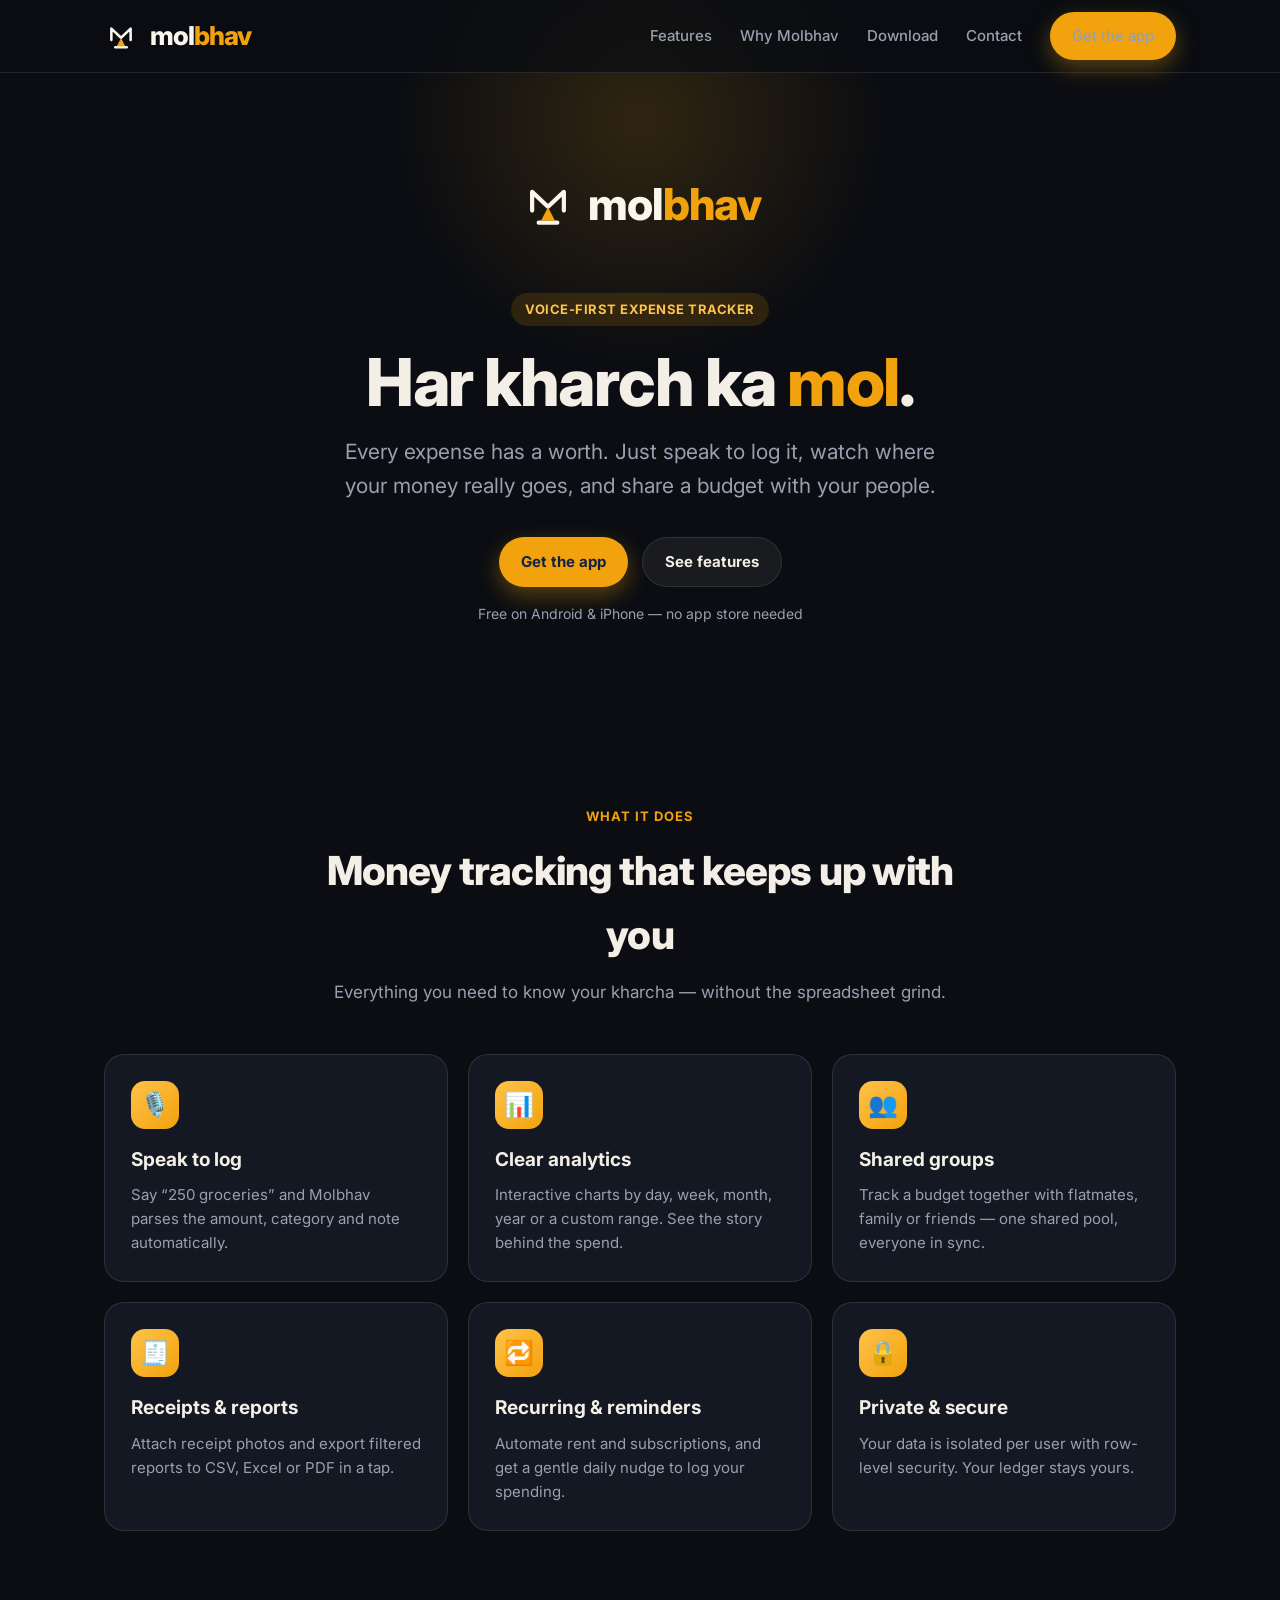
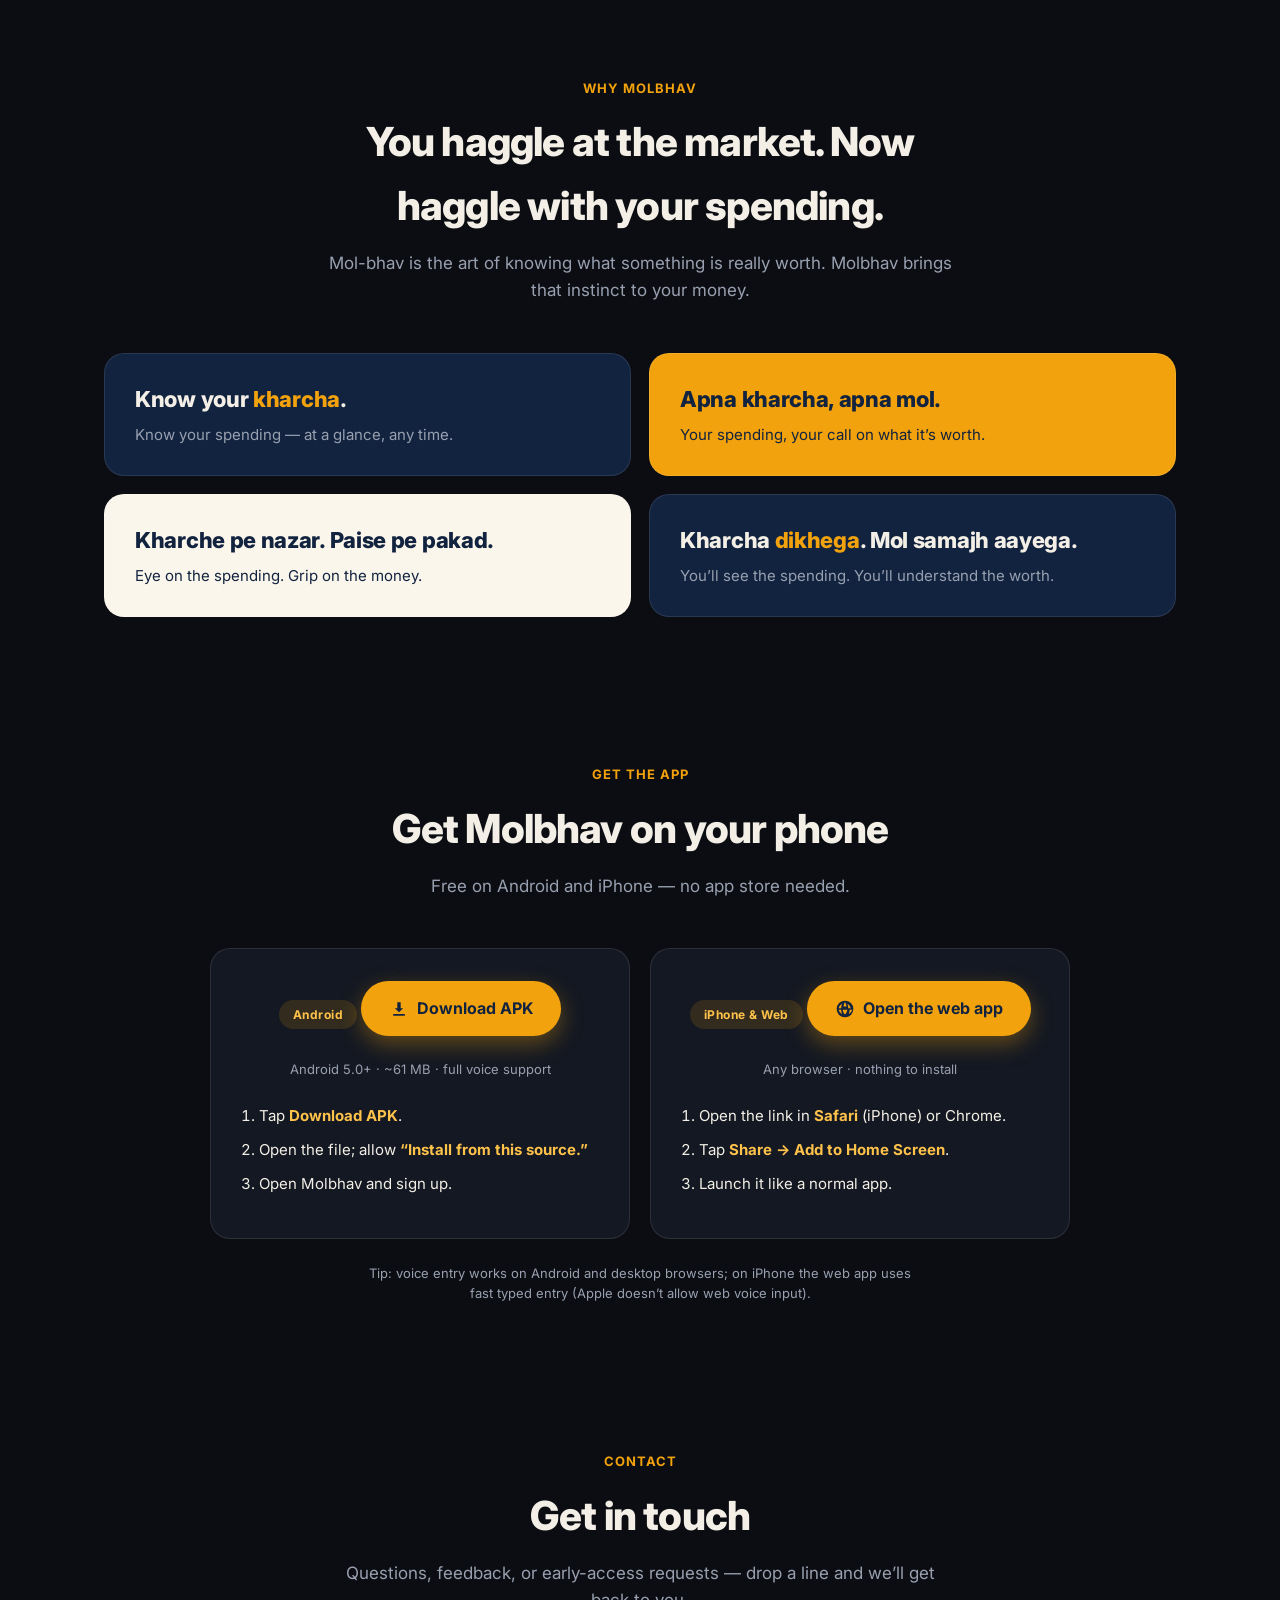
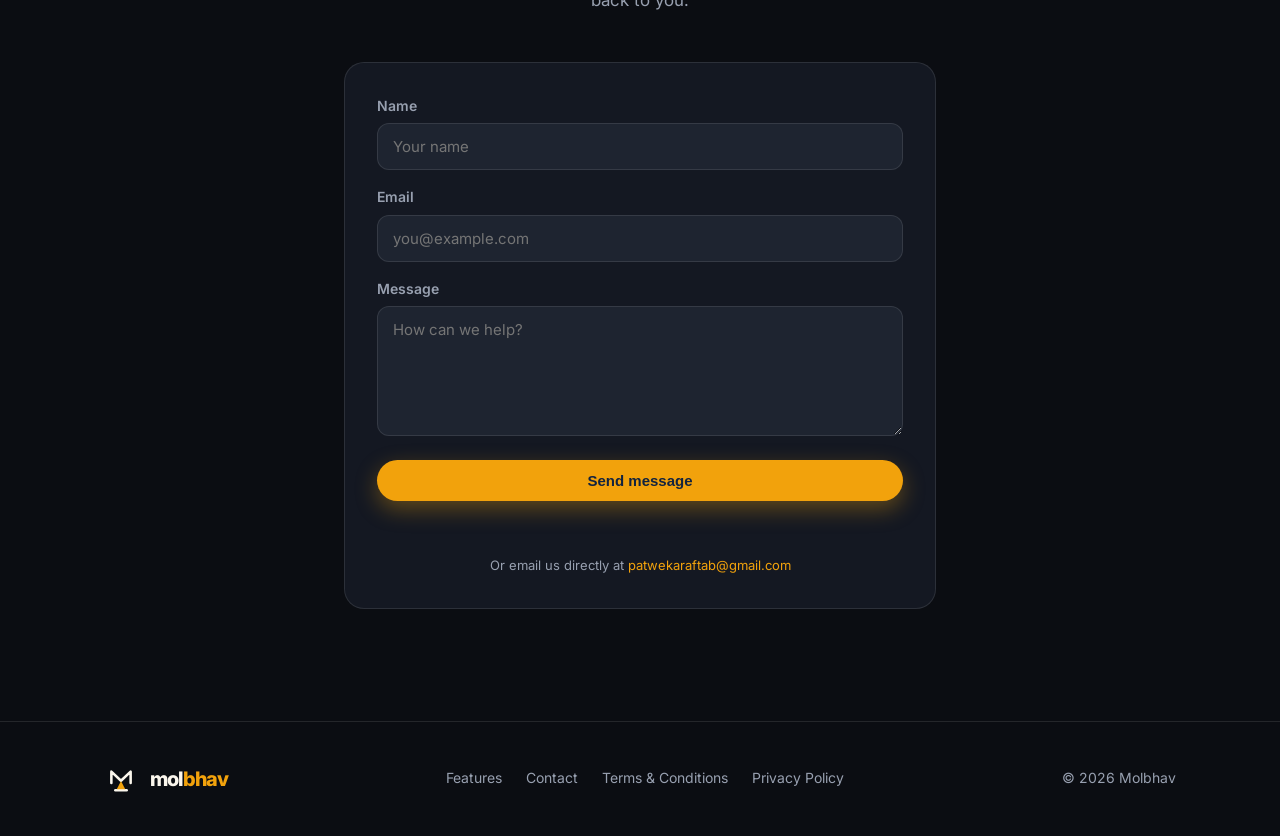
<file: index.html>
<!DOCTYPE html>
<html lang="en">
<head>
  <meta charset="UTF-8" />
  <meta name="viewport" content="width=device-width, initial-scale=1.0" />
  <title>Molbhav — Har kharch ka mol</title>
  <meta name="description" content="Molbhav is a voice-first expense tracker. Log spending by speaking, see where your money goes, share budgets with your people. Har kharch ka mol." />
  <meta property="og:title" content="Molbhav — Har kharch ka mol" />
  <meta property="og:description" content="A voice-first expense tracker. Every expense has a worth." />
  <meta property="og:type" content="website" />
  <link rel="icon" type="image/png" href="assets/favicon.png" />
  <link rel="preconnect" href="https://fonts.googleapis.com" />
  <link rel="preconnect" href="https://fonts.gstatic.com" crossorigin />
  <link href="https://fonts.googleapis.com/css2?family=Inter:wght@400;500;600;700;800&display=swap" rel="stylesheet" />
  <link rel="stylesheet" href="assets/styles.css" />
</head>
<body>
  <!-- NAV -->
  <header class="nav">
    <div class="container nav-inner">
      <a class="brand" href="#top" aria-label="Molbhav home">
        <svg viewBox="0 0 120 120" xmlns="http://www.w3.org/2000/svg" aria-hidden="true">
          <g fill="none" stroke="#FBF6EC" stroke-width="9" stroke-linecap="round" stroke-linejoin="round">
            <path d="M26 74 L26 34 L60 66 L94 34 L94 74" />
            <path d="M40 100 L80 100" />
          </g>
          <path d="M60 67 L75 96 L45 96 Z" fill="#F2A20C" />
        </svg>
        <span class="wordmark"><span class="mol">mol</span><span class="bhav">bhav</span></span>
      </a>
      <nav class="nav-links">
        <a href="#features">Features</a>
        <a href="#why">Why Molbhav</a>
        <a href="#download">Download</a>
        <a href="#contact">Contact</a>
        <a class="btn btn-primary" href="#download">Get the app</a>
      </nav>
    </div>
  </header>

  <span id="top"></span>

  <!-- HERO -->
  <section class="hero">
    <div class="container">
      <div class="brand">
        <svg viewBox="0 0 120 120" xmlns="http://www.w3.org/2000/svg" aria-hidden="true">
          <g fill="none" stroke="#FBF6EC" stroke-width="9" stroke-linecap="round" stroke-linejoin="round">
            <path d="M26 74 L26 34 L60 66 L94 34 L94 74" />
            <path d="M40 100 L80 100" />
          </g>
          <path d="M60 67 L75 96 L45 96 Z" fill="#F2A20C" />
        </svg>
        <span class="wordmark"><span class="mol">mol</span><span class="bhav">bhav</span></span>
      </div>
      <div style="height:26px"></div>
      <span class="eyebrow">VOICE-FIRST EXPENSE TRACKER</span>
      <h1 class="tagline">Har kharch ka <span class="accent">mol</span>.</h1>
      <p class="sub">Every expense has a worth. Just speak to log it, watch where your money really goes, and share a budget with your people.</p>
      <div class="hero-cta">
        <a class="btn btn-primary" href="#download">Get the app</a>
        <a class="btn btn-ghost" href="#features">See features</a>
      </div>
      <p class="sub" style="margin-top:16px;font-size:14px">Free on Android &amp; iPhone — no app store needed</p>
    </div>
  </section>

  <!-- FEATURES -->
  <section id="features">
    <div class="container">
      <div class="section-head">
        <span class="kicker">What it does</span>
        <h2>Money tracking that keeps up with you</h2>
        <p>Everything you need to know your kharcha — without the spreadsheet grind.</p>
      </div>
      <div class="grid">
        <div class="card">
          <div class="ic">🎙️</div>
          <h3>Speak to log</h3>
          <p>Say “250 groceries” and Molbhav parses the amount, category and note automatically.</p>
        </div>
        <div class="card">
          <div class="ic">📊</div>
          <h3>Clear analytics</h3>
          <p>Interactive charts by day, week, month, year or a custom range. See the story behind the spend.</p>
        </div>
        <div class="card">
          <div class="ic">👥</div>
          <h3>Shared groups</h3>
          <p>Track a budget together with flatmates, family or friends — one shared pool, everyone in sync.</p>
        </div>
        <div class="card">
          <div class="ic">🧾</div>
          <h3>Receipts &amp; reports</h3>
          <p>Attach receipt photos and export filtered reports to CSV, Excel or PDF in a tap.</p>
        </div>
        <div class="card">
          <div class="ic">🔁</div>
          <h3>Recurring &amp; reminders</h3>
          <p>Automate rent and subscriptions, and get a gentle daily nudge to log your spending.</p>
        </div>
        <div class="card">
          <div class="ic">🔒</div>
          <h3>Private &amp; secure</h3>
          <p>Your data is isolated per user with row-level security. Your ledger stays yours.</p>
        </div>
      </div>
    </div>
  </section>

  <!-- WHY / TAGLINES -->
  <section id="why">
    <div class="container">
      <div class="section-head">
        <span class="kicker">Why Molbhav</span>
        <h2>You haggle at the market. Now haggle with your spending.</h2>
        <p>Mol-bhav is the art of knowing what something is really worth. Molbhav brings that instinct to your money.</p>
      </div>
      <div class="taglines">
        <div class="tag ink">
          <h3>Know your <span class="accent">kharcha</span>.</h3>
          <p>Know your spending — at a glance, any time.</p>
        </div>
        <div class="tag gold">
          <h3>Apna kharcha, apna mol.</h3>
          <p>Your spending, your call on what it’s worth.</p>
        </div>
        <div class="tag cream">
          <h3>Kharche pe nazar. Paise pe pakad.</h3>
          <p>Eye on the spending. Grip on the money.</p>
        </div>
        <div class="tag ink">
          <h3>Kharcha <span class="accent">dikhega</span>. Mol samajh aayega.</h3>
          <p>You’ll see the spending. You’ll understand the worth.</p>
        </div>
      </div>
    </div>
  </section>

  <!-- DOWNLOAD -->
  <section id="download">
    <div class="container">
      <div class="section-head">
        <span class="kicker">Get the app</span>
        <h2>Get Molbhav on your phone</h2>
        <p>Free on Android and iPhone — no app store needed.</p>
      </div>
      <div class="download-grid">
        <div class="download-card">
          <div class="dl-badge">Android</div>
          <a class="btn btn-primary btn-lg" href="molbhav.apk" download>
            <svg width="20" height="20" viewBox="0 0 24 24" fill="currentColor" aria-hidden="true"><path d="M12 16l-5-5h3V4h4v7h3l-5 5zm-7 2h14v2H5v-2z"/></svg>
            Download APK
          </a>
          <p class="dl-meta">Android 5.0+ · ~61 MB · full voice support</p>
          <ol class="dl-steps">
            <li>Tap <strong>Download APK</strong>.</li>
            <li>Open the file; allow <strong>“Install from this source.”</strong></li>
            <li>Open Molbhav and sign up.</li>
          </ol>
        </div>
        <div class="download-card">
          <div class="dl-badge">iPhone &amp; Web</div>
          <a class="btn btn-primary btn-lg" href="app/">
            <svg width="20" height="20" viewBox="0 0 24 24" fill="currentColor" aria-hidden="true"><path d="M12 2a10 10 0 100 20 10 10 0 000-20zm6.9 9h-3a15.6 15.6 0 00-1-5.2A8 8 0 0118.9 11zM12 4c.9 1.2 1.6 3.1 1.8 5H10.2C10.4 7.1 11.1 5.2 12 4zM4.3 13h3.1c.1 1.9.5 3.7 1 5.2A8 8 0 014.3 13zm3.1-2H4.3a8 8 0 014.1-5.2c-.5 1.5-.9 3.3-1 5.2zm1.9 2h5.4c-.2 2.1-.9 4.1-2.7 5.6-1.8-1.5-2.5-3.5-2.7-5.6zm7.3 5.2c.5-1.5.9-3.3 1-5.2h3.1a8 8 0 01-4.1 5.2z"/></svg>
            Open the web app
          </a>
          <p class="dl-meta">Any browser · nothing to install</p>
          <ol class="dl-steps">
            <li>Open the link in <strong>Safari</strong> (iPhone) or Chrome.</li>
            <li>Tap <strong>Share → Add to Home Screen</strong>.</li>
            <li>Launch it like a normal app.</li>
          </ol>
        </div>
      </div>
      <p class="dl-note" style="text-align:center;max-width:560px;margin:24px auto 0">
        Tip: voice entry works on Android and desktop browsers; on iPhone the web
        app uses fast typed entry (Apple doesn’t allow web voice input).
      </p>
    </div>
  </section>

  <!-- CONTACT -->
  <section id="contact">
    <div class="container contact-wrap">
      <div class="section-head">
        <span class="kicker">Contact</span>
        <h2>Get in touch</h2>
        <p>Questions, feedback, or early-access requests — drop a line and we’ll get back to you.</p>
      </div>
      <form class="contact" id="contactForm">
        <!-- Web3Forms: replace the access_key below with your own (see README). -->
        <input type="hidden" name="access_key" value="98bfb2ed-8d79-4544-a628-d7bb3f0c5946" />
        <input type="hidden" name="subject" value="New message from the Molbhav website" />
        <input type="hidden" name="from_name" value="Molbhav website" />
        <input type="checkbox" name="botcheck" class="hp" tabindex="-1" autocomplete="off" />
        <div class="field">
          <label for="name">Name</label>
          <input id="name" name="name" type="text" required placeholder="Your name" />
        </div>
        <div class="field">
          <label for="email">Email</label>
          <input id="email" name="email" type="email" required placeholder="you@example.com" />
        </div>
        <div class="field">
          <label for="message">Message</label>
          <textarea id="message" name="message" required placeholder="How can we help?"></textarea>
        </div>
        <button type="submit" class="btn btn-primary" id="submitBtn">Send message</button>
        <div class="form-status" id="formStatus" role="status" aria-live="polite"></div>
        <p class="form-note">Or email us directly at
          <a class="accent" href="mailto:patwekaraftab@gmail.com">patwekaraftab@gmail.com</a>
        </p>
      </form>
    </div>
  </section>

  <!-- FOOTER -->
  <footer class="site">
    <div class="container footer-inner">
      <a class="brand" href="#top">
        <svg viewBox="0 0 120 120" xmlns="http://www.w3.org/2000/svg" width="26" height="26" aria-hidden="true">
          <g fill="none" stroke="#FBF6EC" stroke-width="9" stroke-linecap="round" stroke-linejoin="round">
            <path d="M26 74 L26 34 L60 66 L94 34 L94 74" />
            <path d="M40 100 L80 100" />
          </g>
          <path d="M60 67 L75 96 L45 96 Z" fill="#F2A20C" />
        </svg>
        <span class="wordmark" style="font-size:20px"><span class="mol">mol</span><span class="bhav">bhav</span></span>
      </a>
      <div class="footer-links">
        <a href="index.html#features">Features</a>
        <a href="index.html#contact">Contact</a>
        <a href="terms.html">Terms &amp; Conditions</a>
        <a href="privacy.html">Privacy Policy</a>
      </div>
      <div class="footer-copy">© <span id="year"></span> Molbhav</div>
    </div>
  </footer>

  <script>
    document.getElementById('year').textContent = new Date().getFullYear();

    const form = document.getElementById('contactForm');
    const statusEl = document.getElementById('formStatus');
    const btn = document.getElementById('submitBtn');

    form.addEventListener('submit', async (e) => {
      e.preventDefault();
      const key = form.access_key.value.trim();
      // A valid Web3Forms access key is a UUID; anything else = not set up yet.
      const configured = /^[0-9a-f]{8}-[0-9a-f]{4}-[0-9a-f]{4}-[0-9a-f]{4}-[0-9a-f]{12}$/i.test(key);
      if (!configured) {
        statusEl.textContent = 'Contact form not configured yet. Please email us directly.';
        statusEl.className = 'form-status err';
        return;
      }
      statusEl.textContent = 'Sending…';
      statusEl.className = 'form-status';
      btn.disabled = true;
      try {
        const res = await fetch('https://api.web3forms.com/submit', {
          method: 'POST',
          headers: { 'Accept': 'application/json' },
          body: new FormData(form),
        });
        const data = await res.json();
        if (data.success) {
          statusEl.textContent = 'Thanks! Your message has been sent.';
          statusEl.className = 'form-status ok';
          form.reset();
        } else {
          throw new Error(data.message || 'Failed');
        }
      } catch (err) {
        statusEl.textContent = 'Something went wrong. Please email us directly.';
        statusEl.className = 'form-status err';
      } finally {
        btn.disabled = false;
      }
    });
  </script>
</body>
</html>
</file>
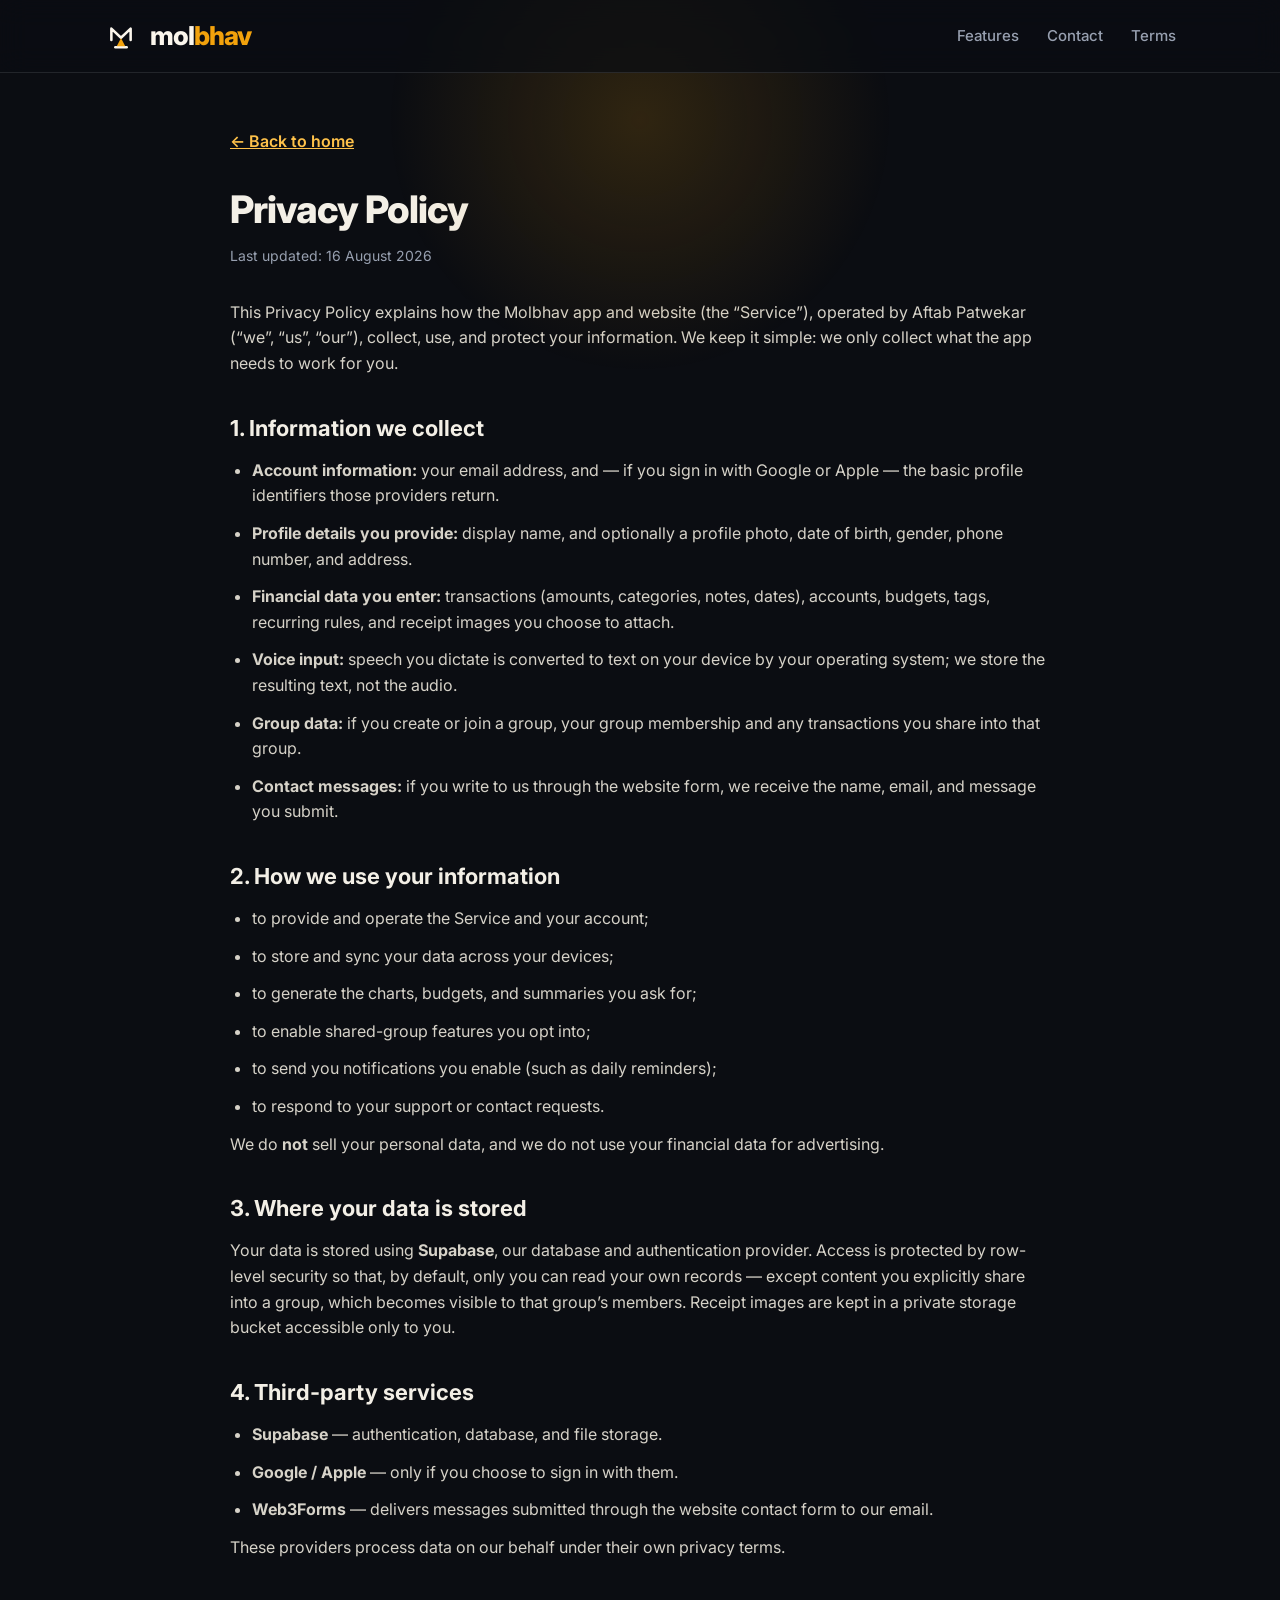
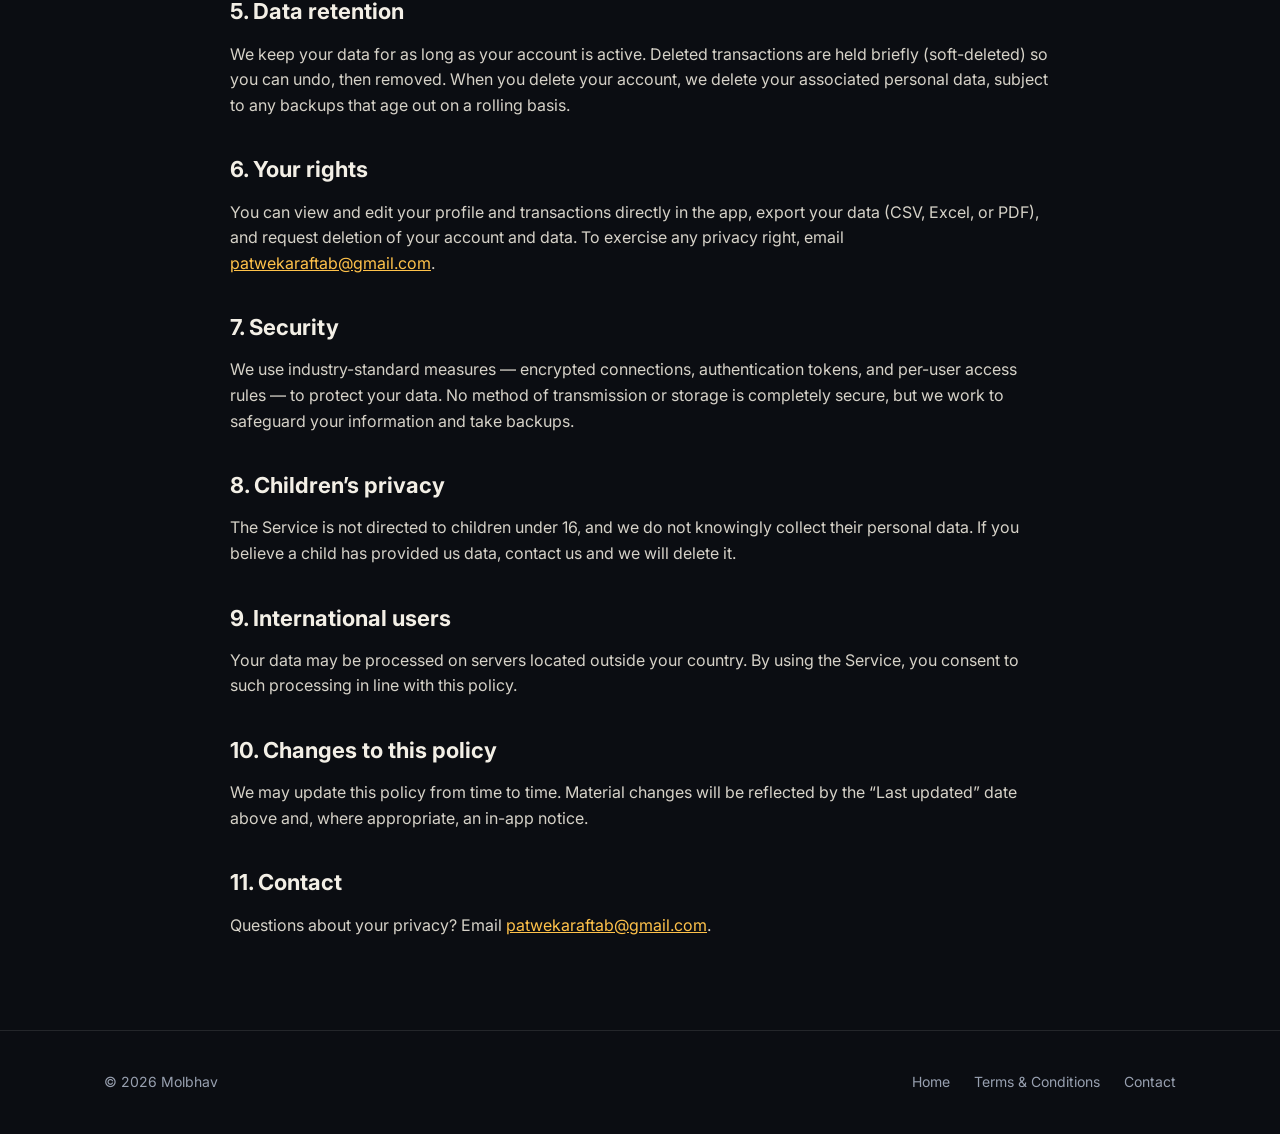
<file: privacy.html>
<!DOCTYPE html>
<html lang="en">
<head>
  <meta charset="UTF-8" />
  <meta name="viewport" content="width=device-width, initial-scale=1.0" />
  <title>Privacy Policy — Molbhav</title>
  <meta name="description" content="How Molbhav collects, uses, and protects your data." />
  <link rel="icon" type="image/png" href="assets/favicon.png" />
  <link rel="preconnect" href="https://fonts.googleapis.com" />
  <link rel="preconnect" href="https://fonts.gstatic.com" crossorigin />
  <link href="https://fonts.googleapis.com/css2?family=Inter:wght@400;500;600;700;800&display=swap" rel="stylesheet" />
  <link rel="stylesheet" href="assets/styles.css" />
</head>
<body>
  <header class="nav">
    <div class="container nav-inner">
      <a class="brand" href="index.html" aria-label="Molbhav home">
        <svg viewBox="0 0 120 120" xmlns="http://www.w3.org/2000/svg" aria-hidden="true">
          <g fill="none" stroke="#FBF6EC" stroke-width="9" stroke-linecap="round" stroke-linejoin="round">
            <path d="M26 74 L26 34 L60 66 L94 34 L94 74" />
            <path d="M40 100 L80 100" />
          </g>
          <path d="M60 67 L75 96 L45 96 Z" fill="#F2A20C" />
        </svg>
        <span class="wordmark"><span class="mol">mol</span><span class="bhav">bhav</span></span>
      </a>
      <nav class="nav-links">
        <a href="index.html#features">Features</a>
        <a href="index.html#contact">Contact</a>
        <a href="terms.html">Terms</a>
      </nav>
    </div>
  </header>

  <main class="container">
    <div class="legal">
      <a class="back-link" href="index.html">← Back to home</a>
      <h1>Privacy Policy</h1>
      <p class="updated">Last updated: 16 August 2026</p>

      <p>This Privacy Policy explains how the Molbhav app and website (the “Service”),
        operated by Aftab Patwekar (“we”, “us”, “our”), collect, use, and protect your
        information. We keep it simple: we only collect what the app needs to work for you.</p>

      <h2>1. Information we collect</h2>
      <ul>
        <li><strong>Account information:</strong> your email address, and — if you sign in
          with Google or Apple — the basic profile identifiers those providers return.</li>
        <li><strong>Profile details you provide:</strong> display name, and optionally a
          profile photo, date of birth, gender, phone number, and address.</li>
        <li><strong>Financial data you enter:</strong> transactions (amounts, categories,
          notes, dates), accounts, budgets, tags, recurring rules, and receipt images you
          choose to attach.</li>
        <li><strong>Voice input:</strong> speech you dictate is converted to text on your
          device by your operating system; we store the resulting text, not the audio.</li>
        <li><strong>Group data:</strong> if you create or join a group, your group
          membership and any transactions you share into that group.</li>
        <li><strong>Contact messages:</strong> if you write to us through the website form,
          we receive the name, email, and message you submit.</li>
      </ul>

      <h2>2. How we use your information</h2>
      <ul>
        <li>to provide and operate the Service and your account;</li>
        <li>to store and sync your data across your devices;</li>
        <li>to generate the charts, budgets, and summaries you ask for;</li>
        <li>to enable shared-group features you opt into;</li>
        <li>to send you notifications you enable (such as daily reminders);</li>
        <li>to respond to your support or contact requests.</li>
      </ul>
      <p>We do <strong>not</strong> sell your personal data, and we do not use your financial
        data for advertising.</p>

      <h2>3. Where your data is stored</h2>
      <p>Your data is stored using <strong>Supabase</strong>, our database and authentication
        provider. Access is protected by row-level security so that, by default, only you can
        read your own records — except content you explicitly share into a group, which
        becomes visible to that group’s members. Receipt images are kept in a private storage
        bucket accessible only to you.</p>

      <h2>4. Third-party services</h2>
      <ul>
        <li><strong>Supabase</strong> — authentication, database, and file storage.</li>
        <li><strong>Google / Apple</strong> — only if you choose to sign in with them.</li>
        <li><strong>Web3Forms</strong> — delivers messages submitted through the website
          contact form to our email.</li>
      </ul>
      <p>These providers process data on our behalf under their own privacy terms.</p>

      <h2>5. Data retention</h2>
      <p>We keep your data for as long as your account is active. Deleted transactions are
        held briefly (soft-deleted) so you can undo, then removed. When you delete your
        account, we delete your associated personal data, subject to any backups that age
        out on a rolling basis.</p>

      <h2>6. Your rights</h2>
      <p>You can view and edit your profile and transactions directly in the app, export your
        data (CSV, Excel, or PDF), and request deletion of your account and data. To exercise
        any privacy right, email
        <a href="mailto:patwekaraftab@gmail.com">patwekaraftab@gmail.com</a>.</p>

      <h2>7. Security</h2>
      <p>We use industry-standard measures — encrypted connections, authentication tokens,
        and per-user access rules — to protect your data. No method of transmission or storage
        is completely secure, but we work to safeguard your information and take backups.</p>

      <h2>8. Children’s privacy</h2>
      <p>The Service is not directed to children under 16, and we do not knowingly collect
        their personal data. If you believe a child has provided us data, contact us and we
        will delete it.</p>

      <h2>9. International users</h2>
      <p>Your data may be processed on servers located outside your country. By using the
        Service, you consent to such processing in line with this policy.</p>

      <h2>10. Changes to this policy</h2>
      <p>We may update this policy from time to time. Material changes will be reflected by
        the “Last updated” date above and, where appropriate, an in-app notice.</p>

      <h2>11. Contact</h2>
      <p>Questions about your privacy? Email
        <a href="mailto:patwekaraftab@gmail.com">patwekaraftab@gmail.com</a>.</p>
    </div>
  </main>

  <footer class="site">
    <div class="container footer-inner">
      <div class="footer-copy">© <span id="year"></span> Molbhav</div>
      <div class="footer-links">
        <a href="index.html">Home</a>
        <a href="terms.html">Terms &amp; Conditions</a>
        <a href="index.html#contact">Contact</a>
      </div>
    </div>
  </footer>
  <script>document.getElementById('year').textContent = new Date().getFullYear();</script>
</body>
</html>
</file>
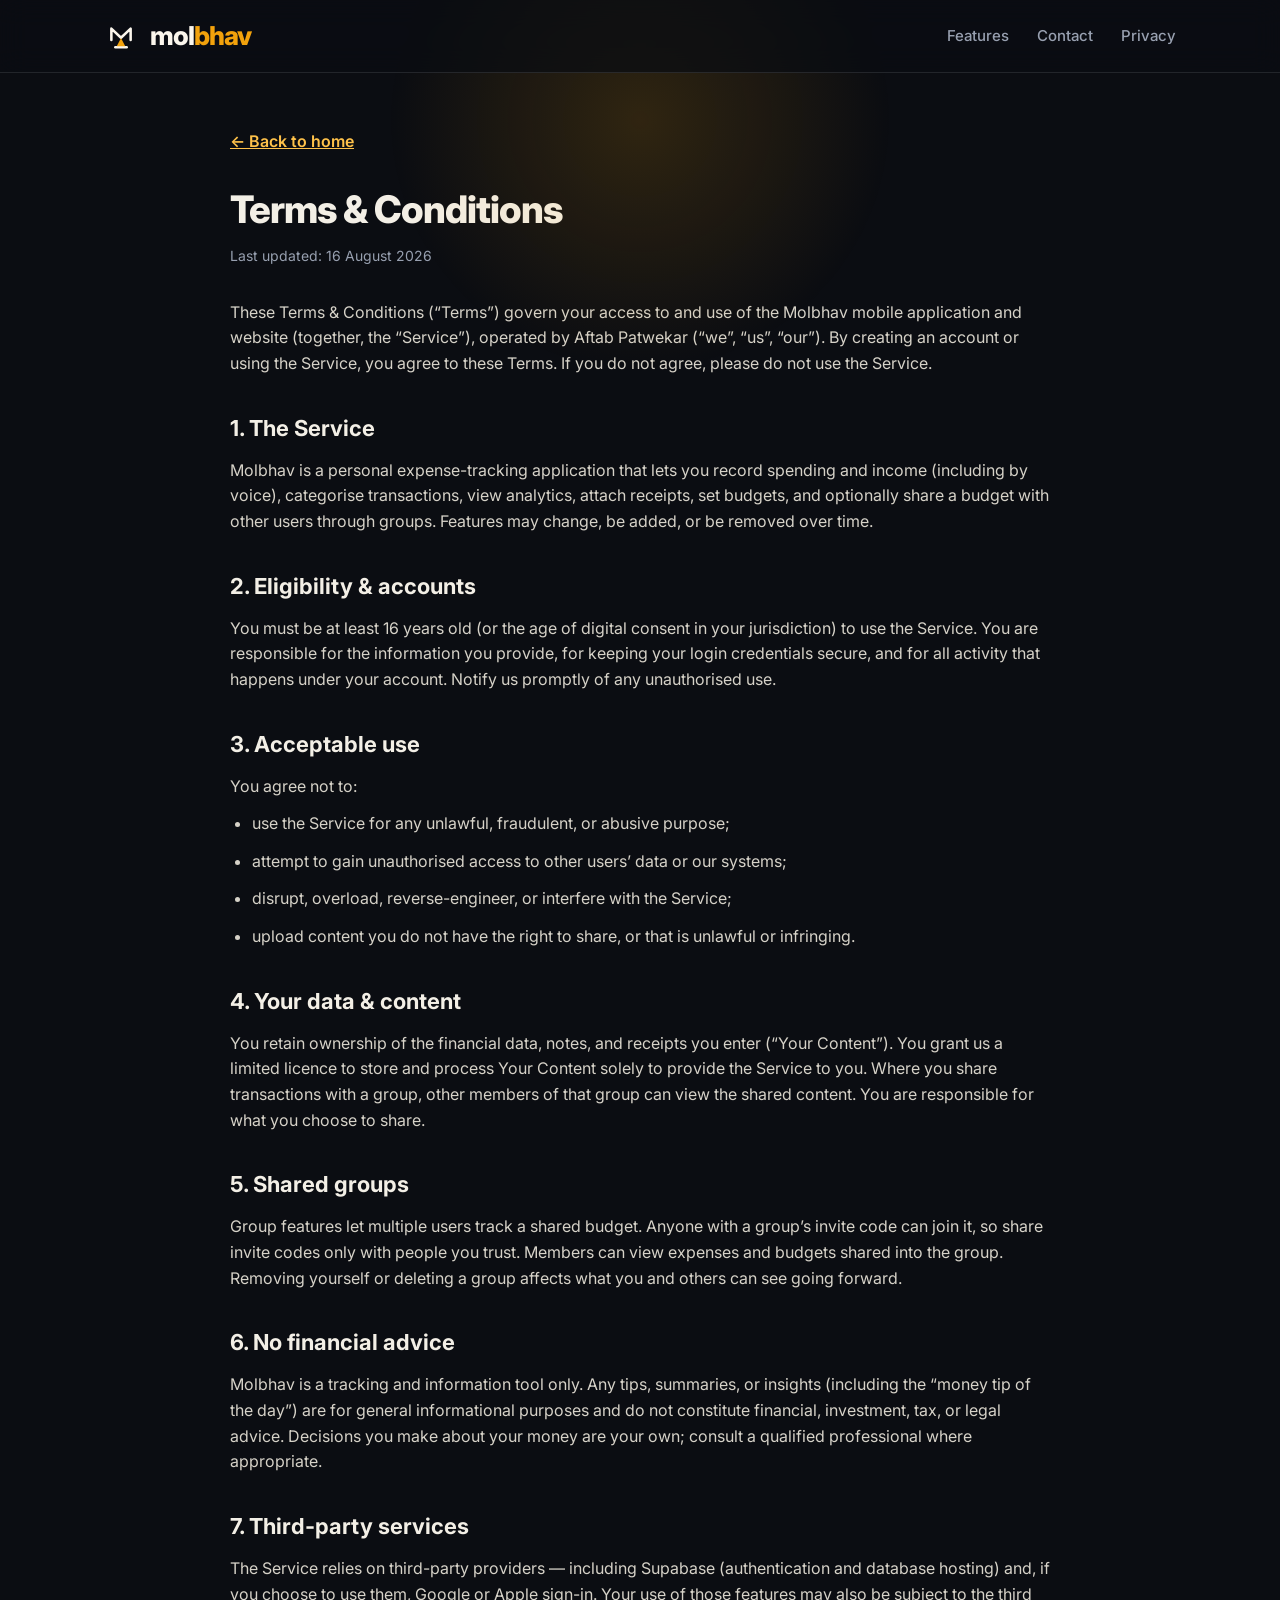
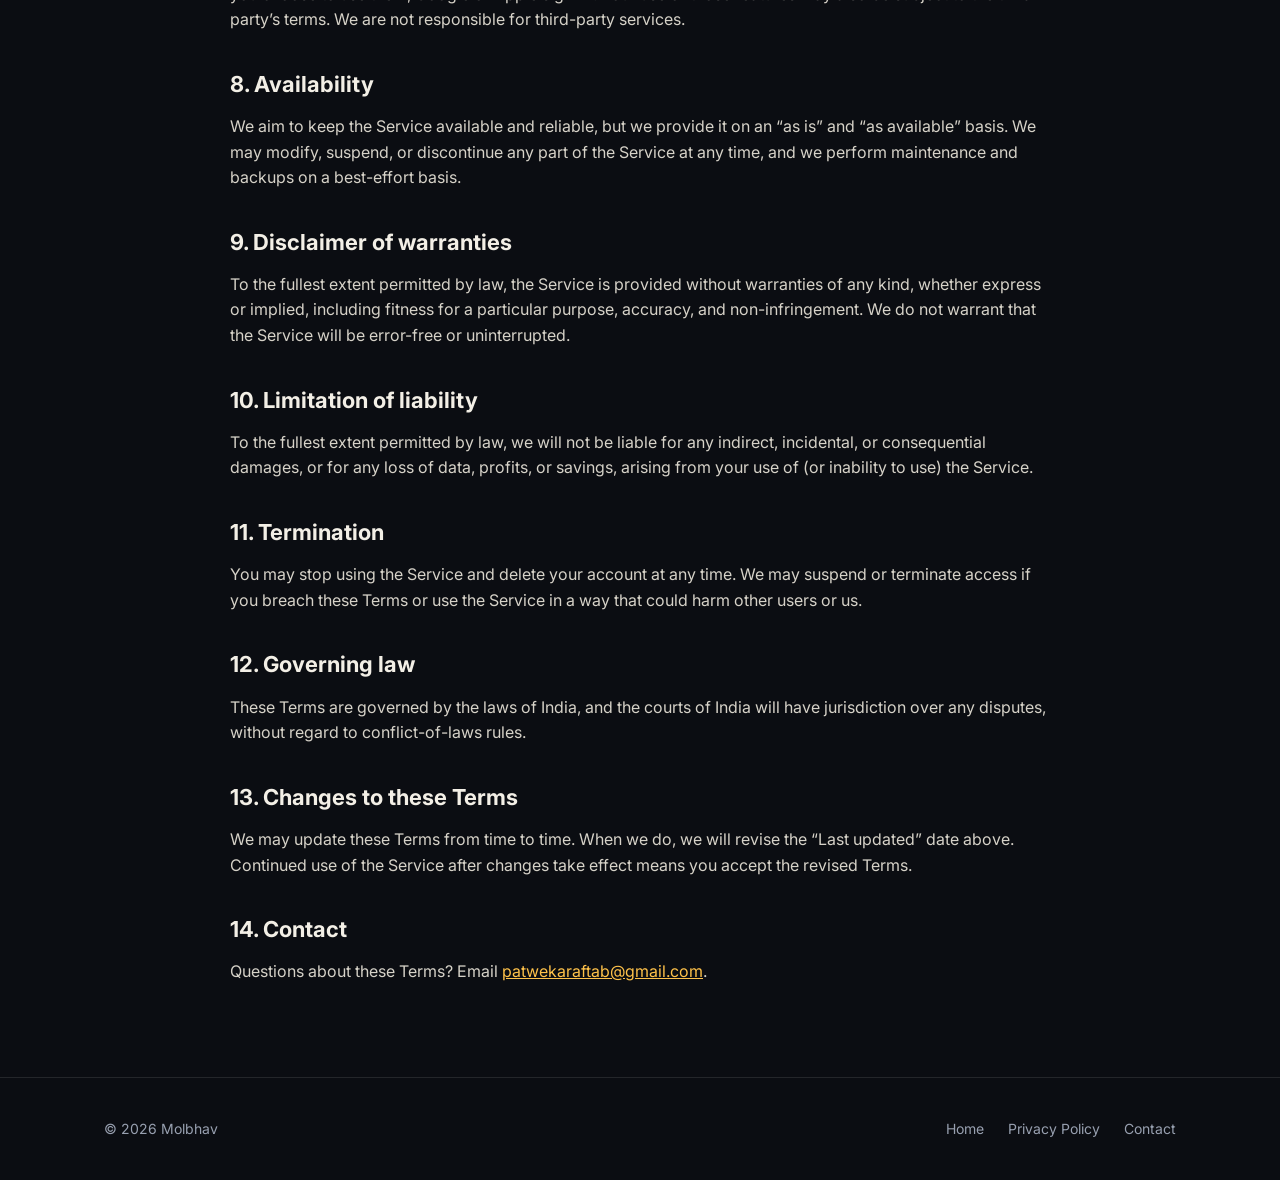
<file: terms.html>
<!DOCTYPE html>
<html lang="en">
<head>
  <meta charset="UTF-8" />
  <meta name="viewport" content="width=device-width, initial-scale=1.0" />
  <title>Terms &amp; Conditions — Molbhav</title>
  <meta name="description" content="Terms & Conditions for using the Molbhav expense tracker app and website." />
  <link rel="icon" type="image/png" href="assets/favicon.png" />
  <link rel="preconnect" href="https://fonts.googleapis.com" />
  <link rel="preconnect" href="https://fonts.gstatic.com" crossorigin />
  <link href="https://fonts.googleapis.com/css2?family=Inter:wght@400;500;600;700;800&display=swap" rel="stylesheet" />
  <link rel="stylesheet" href="assets/styles.css" />
</head>
<body>
  <header class="nav">
    <div class="container nav-inner">
      <a class="brand" href="index.html" aria-label="Molbhav home">
        <svg viewBox="0 0 120 120" xmlns="http://www.w3.org/2000/svg" aria-hidden="true">
          <g fill="none" stroke="#FBF6EC" stroke-width="9" stroke-linecap="round" stroke-linejoin="round">
            <path d="M26 74 L26 34 L60 66 L94 34 L94 74" />
            <path d="M40 100 L80 100" />
          </g>
          <path d="M60 67 L75 96 L45 96 Z" fill="#F2A20C" />
        </svg>
        <span class="wordmark"><span class="mol">mol</span><span class="bhav">bhav</span></span>
      </a>
      <nav class="nav-links">
        <a href="index.html#features">Features</a>
        <a href="index.html#contact">Contact</a>
        <a href="privacy.html">Privacy</a>
      </nav>
    </div>
  </header>

  <main class="container">
    <div class="legal">
      <a class="back-link" href="index.html">← Back to home</a>
      <h1>Terms &amp; Conditions</h1>
      <p class="updated">Last updated: 16 August 2026</p>

      <p>These Terms &amp; Conditions (“Terms”) govern your access to and use of the
        Molbhav mobile application and website (together, the “Service”), operated by
        Aftab Patwekar (“we”, “us”, “our”). By creating an account or using the Service,
        you agree to these Terms. If you do not agree, please do not use the Service.</p>

      <h2>1. The Service</h2>
      <p>Molbhav is a personal expense-tracking application that lets you record spending
        and income (including by voice), categorise transactions, view analytics, attach
        receipts, set budgets, and optionally share a budget with other users through
        groups. Features may change, be added, or be removed over time.</p>

      <h2>2. Eligibility &amp; accounts</h2>
      <p>You must be at least 16 years old (or the age of digital consent in your
        jurisdiction) to use the Service. You are responsible for the information you
        provide, for keeping your login credentials secure, and for all activity that
        happens under your account. Notify us promptly of any unauthorised use.</p>

      <h2>3. Acceptable use</h2>
      <p>You agree not to:</p>
      <ul>
        <li>use the Service for any unlawful, fraudulent, or abusive purpose;</li>
        <li>attempt to gain unauthorised access to other users’ data or our systems;</li>
        <li>disrupt, overload, reverse-engineer, or interfere with the Service;</li>
        <li>upload content you do not have the right to share, or that is unlawful or infringing.</li>
      </ul>

      <h2>4. Your data &amp; content</h2>
      <p>You retain ownership of the financial data, notes, and receipts you enter (“Your
        Content”). You grant us a limited licence to store and process Your Content solely
        to provide the Service to you. Where you share transactions with a group, other
        members of that group can view the shared content. You are responsible for what
        you choose to share.</p>

      <h2>5. Shared groups</h2>
      <p>Group features let multiple users track a shared budget. Anyone with a group’s
        invite code can join it, so share invite codes only with people you trust. Members
        can view expenses and budgets shared into the group. Removing yourself or deleting
        a group affects what you and others can see going forward.</p>

      <h2>6. No financial advice</h2>
      <p>Molbhav is a tracking and information tool only. Any tips, summaries, or insights
        (including the “money tip of the day”) are for general informational purposes and
        do not constitute financial, investment, tax, or legal advice. Decisions you make
        about your money are your own; consult a qualified professional where appropriate.</p>

      <h2>7. Third-party services</h2>
      <p>The Service relies on third-party providers — including Supabase (authentication
        and database hosting) and, if you choose to use them, Google or Apple sign-in.
        Your use of those features may also be subject to the third party’s terms. We are
        not responsible for third-party services.</p>

      <h2>8. Availability</h2>
      <p>We aim to keep the Service available and reliable, but we provide it on an “as is”
        and “as available” basis. We may modify, suspend, or discontinue any part of the
        Service at any time, and we perform maintenance and backups on a best-effort basis.</p>

      <h2>9. Disclaimer of warranties</h2>
      <p>To the fullest extent permitted by law, the Service is provided without warranties
        of any kind, whether express or implied, including fitness for a particular purpose,
        accuracy, and non-infringement. We do not warrant that the Service will be
        error-free or uninterrupted.</p>

      <h2>10. Limitation of liability</h2>
      <p>To the fullest extent permitted by law, we will not be liable for any indirect,
        incidental, or consequential damages, or for any loss of data, profits, or savings,
        arising from your use of (or inability to use) the Service.</p>

      <h2>11. Termination</h2>
      <p>You may stop using the Service and delete your account at any time. We may suspend
        or terminate access if you breach these Terms or use the Service in a way that
        could harm other users or us.</p>

      <h2>12. Governing law</h2>
      <p>These Terms are governed by the laws of India, and the courts of India will have
        jurisdiction over any disputes, without regard to conflict-of-laws rules.</p>

      <h2>13. Changes to these Terms</h2>
      <p>We may update these Terms from time to time. When we do, we will revise the “Last
        updated” date above. Continued use of the Service after changes take effect means
        you accept the revised Terms.</p>

      <h2>14. Contact</h2>
      <p>Questions about these Terms? Email
        <a href="mailto:patwekaraftab@gmail.com">patwekaraftab@gmail.com</a>.</p>
    </div>
  </main>

  <footer class="site">
    <div class="container footer-inner">
      <div class="footer-copy">© <span id="year"></span> Molbhav</div>
      <div class="footer-links">
        <a href="index.html">Home</a>
        <a href="privacy.html">Privacy Policy</a>
        <a href="index.html#contact">Contact</a>
      </div>
    </div>
  </footer>
  <script>document.getElementById('year').textContent = new Date().getFullYear();</script>
</body>
</html>
</file>
<file: assets/styles.css>
/* ============================================================
   Molbhav — website styles
   Brand: Bazaar Ink · Marigold · Chuna Cream · Sindoor · Inter
   ============================================================ */
:root {
  --ink: #12233F;
  --ink-light: #24406B;
  --marigold: #F2A20C;
  --marigold-light: #FFC24A;
  --cream: #FBF6EC;
  --sindoor: #C1502E;

  --bg: #0B0D12;          /* near-black app background */
  --surface: #141822;     /* cards */
  --surface-2: #1E2430;
  --text: #F3EFE6;        /* warm off-white */
  --muted: #98A0B0;
  --border: rgba(255, 255, 255, 0.10);
  --radius: 20px;
  --radius-sm: 12px;
  --maxw: 1120px;
  --shadow: 0 20px 50px rgba(0, 0, 0, 0.45);
  font-family: 'Inter', system-ui, -apple-system, 'Segoe UI', sans-serif;
}

* { box-sizing: border-box; margin: 0; padding: 0; }
html { scroll-behavior: smooth; }
body {
  background: var(--bg);
  color: var(--text);
  line-height: 1.6;
  -webkit-font-smoothing: antialiased;
  overflow-x: hidden;
}
a { color: inherit; text-decoration: none; }
img { max-width: 100%; display: block; }

.container { width: 100%; max-width: var(--maxw); margin: 0 auto; padding: 0 24px; }
.accent { color: var(--marigold); }
.muted { color: var(--muted); }

/* ---- soft brand glow background ---- */
body::before {
  content: "";
  position: fixed;
  top: -240px; left: 50%;
  transform: translateX(-50%);
  width: 720px; height: 720px;
  background: radial-gradient(closest-side, rgba(242, 162, 12, 0.16), transparent 70%);
  pointer-events: none; z-index: 0;
}

/* ---- logo / wordmark ---- */
.brand { display: inline-flex; align-items: center; gap: 12px; }
.brand svg { width: 34px; height: 34px; }
.wordmark { font-size: 26px; font-weight: 800; letter-spacing: -1px; }
.wordmark .mol { color: var(--cream); }
.wordmark .bhav { color: var(--marigold); }

/* ---- nav ---- */
header.nav {
  position: sticky; top: 0; z-index: 50;
  backdrop-filter: blur(14px);
  background: rgba(11, 13, 18, 0.72);
  border-bottom: 1px solid var(--border);
}
.nav-inner { display: flex; align-items: center; justify-content: space-between; height: 72px; }
.nav-links { display: flex; align-items: center; gap: 28px; }
.nav-links a { color: var(--muted); font-weight: 500; font-size: 15px; transition: color .2s; }
.nav-links a:hover { color: var(--text); }

/* ---- buttons ---- */
.btn {
  display: inline-flex; align-items: center; justify-content: center; gap: 8px;
  padding: 12px 22px; border-radius: 999px; font-weight: 700; font-size: 15px;
  border: none; cursor: pointer; transition: transform .15s, box-shadow .2s, opacity .2s;
}
.btn-primary { background: var(--marigold); color: var(--ink); box-shadow: 0 8px 22px rgba(242,162,12,.35); }
.btn-primary:hover { transform: translateY(-2px); box-shadow: 0 12px 28px rgba(242,162,12,.45); }
.btn-ghost { background: rgba(255,255,255,.06); color: var(--text); border: 1px solid var(--border); }
.btn-ghost:hover { background: rgba(255,255,255,.12); }

/* ---- hero ---- */
.hero { position: relative; z-index: 1; padding: 96px 0 72px; text-align: center; }
.hero .brand { margin-bottom: 28px; }
.hero .brand svg { width: 56px; height: 56px; }
.hero .wordmark { font-size: 44px; }
.eyebrow {
  display: inline-block; padding: 6px 14px; border-radius: 999px;
  background: rgba(242,162,12,.14); color: var(--marigold-light);
  font-size: 13px; font-weight: 700; letter-spacing: .5px; margin-bottom: 22px;
}
h1.tagline {
  font-size: clamp(38px, 7vw, 66px); font-weight: 800; letter-spacing: -1.5px;
  line-height: 1.05; margin-bottom: 18px;
}
h1.tagline .accent { color: var(--marigold); }
.hero p.sub { font-size: clamp(17px, 2.4vw, 21px); color: var(--muted); max-width: 620px; margin: 0 auto 34px; }
.hero-cta { display: flex; gap: 14px; justify-content: center; flex-wrap: wrap; }

/* ---- section scaffolding ---- */
section { position: relative; z-index: 1; padding: 72px 0; }
.section-head { text-align: center; max-width: 640px; margin: 0 auto 48px; }
.section-head .kicker { color: var(--marigold); font-weight: 700; letter-spacing: 1px; font-size: 13px; text-transform: uppercase; }
.section-head h2 { font-size: clamp(28px, 4.4vw, 40px); font-weight: 800; letter-spacing: -.8px; margin: 10px 0 12px; }
.section-head p { color: var(--muted); font-size: 17px; }

/* ---- feature grid ---- */
.grid { display: grid; gap: 20px; grid-template-columns: repeat(3, 1fr); }
.card {
  background: var(--surface); border: 1px solid var(--border); border-radius: var(--radius);
  padding: 26px; transition: transform .18s, border-color .2s;
}
.card:hover { transform: translateY(-4px); border-color: rgba(242,162,12,.4); }
.card .ic {
  width: 48px; height: 48px; border-radius: 14px; display: grid; place-items: center;
  font-size: 24px; margin-bottom: 16px;
  background: linear-gradient(135deg, var(--marigold-light), var(--marigold));
}
.card h3 { font-size: 19px; font-weight: 700; margin-bottom: 8px; }
.card p { color: var(--muted); font-size: 15px; }

/* ---- taglines strip ---- */
.taglines { display: grid; gap: 18px; grid-template-columns: repeat(2, 1fr); }
.tag {
  border-radius: var(--radius); padding: 28px 30px; border: 1px solid var(--border);
}
.tag.ink { background: var(--ink); }
.tag.cream { background: var(--cream); color: var(--ink); }
.tag.gold { background: var(--marigold); color: var(--ink); }
.tag h3 { font-size: 22px; font-weight: 800; letter-spacing: -.3px; }
.tag h3 .accent { color: var(--marigold); }
.tag.gold h3, .tag.gold p, .tag.cream p { color: var(--ink); }
.tag p { margin-top: 6px; font-size: 15px; color: var(--muted); }

/* ---- download ---- */
.download-grid {
  display: grid; gap: 20px; grid-template-columns: 1fr 1fr;
  max-width: 860px; margin: 0 auto;
}
.download-card {
  text-align: center;
  background: var(--surface); border: 1px solid var(--border);
  border-radius: var(--radius); padding: 32px 26px;
}
.dl-badge {
  display: inline-block; padding: 5px 14px; border-radius: 999px;
  background: rgba(242, 162, 12, 0.14); color: var(--marigold-light);
  font-size: 12px; font-weight: 700; letter-spacing: 0.5px; margin-bottom: 18px;
}
.btn-lg { padding: 15px 28px; font-size: 16px; }
.dl-meta { color: var(--muted); font-size: 13px; margin-top: 12px; }
@media (max-width: 680px) { .download-grid { grid-template-columns: 1fr; } }
.dl-steps {
  text-align: left; margin: 24px auto 0; max-width: 400px;
  color: var(--text); padding-left: 22px;
}
.dl-steps li { margin-bottom: 10px; font-size: 15px; }
.dl-steps strong { color: var(--marigold-light); }
.dl-note { color: var(--muted); font-size: 13px; margin-top: 18px; }

/* ---- contact ---- */
.contact-wrap { max-width: 640px; margin: 0 auto; }
form.contact {
  background: var(--surface); border: 1px solid var(--border); border-radius: var(--radius);
  padding: 32px; display: grid; gap: 16px;
}
.field label { display: block; font-size: 14px; font-weight: 600; margin-bottom: 6px; color: var(--muted); }
.field input, .field textarea {
  width: 100%; background: var(--surface-2); border: 1px solid var(--border);
  border-radius: var(--radius-sm); padding: 13px 15px; color: var(--text);
  font-family: inherit; font-size: 15px; transition: border-color .2s;
}
.field input:focus, .field textarea:focus { outline: none; border-color: var(--marigold); }
.field textarea { resize: vertical; min-height: 130px; }
.form-note { font-size: 13px; color: var(--muted); text-align: center; }
.form-status { text-align: center; font-weight: 600; min-height: 22px; }
.form-status.ok { color: var(--marigold-light); }
.form-status.err { color: var(--sindoor); }
.hp { position: absolute; left: -9999px; }

/* ---- legal pages ---- */
.legal { max-width: 820px; margin: 0 auto; padding: 56px 0 40px; }
.legal h1 { font-size: 38px; font-weight: 800; letter-spacing: -1px; margin-bottom: 6px; }
.legal .updated { color: var(--muted); font-size: 14px; margin-bottom: 32px; }
.legal h2 { font-size: 22px; font-weight: 700; margin: 34px 0 12px; }
.legal p, .legal li { color: #D6D2C8; font-size: 16px; margin-bottom: 12px; }
.legal ul { padding-left: 22px; margin-bottom: 12px; }
.legal a { color: var(--marigold-light); text-decoration: underline; }
.back-link { display: inline-flex; align-items: center; gap: 6px; color: var(--muted); font-weight: 600; margin-bottom: 24px; }
.back-link:hover { color: var(--text); }

/* ---- footer ---- */
footer.site {
  border-top: 1px solid var(--border); padding: 40px 0; margin-top: 40px;
  position: relative; z-index: 1;
}
.footer-inner { display: flex; align-items: center; justify-content: space-between; gap: 20px; flex-wrap: wrap; }
.footer-links { display: flex; gap: 24px; flex-wrap: wrap; }
.footer-links a { color: var(--muted); font-size: 14px; }
.footer-links a:hover { color: var(--text); }
.footer-copy { color: var(--muted); font-size: 14px; }

/* ---- responsive ---- */
@media (max-width: 860px) {
  .grid { grid-template-columns: 1fr 1fr; }
  .nav-links a:not(.btn) { display: none; }
}
@media (max-width: 560px) {
  .grid, .taglines { grid-template-columns: 1fr; }
  .hero { padding: 64px 0 48px; }
  section { padding: 56px 0; }
}
</file>
